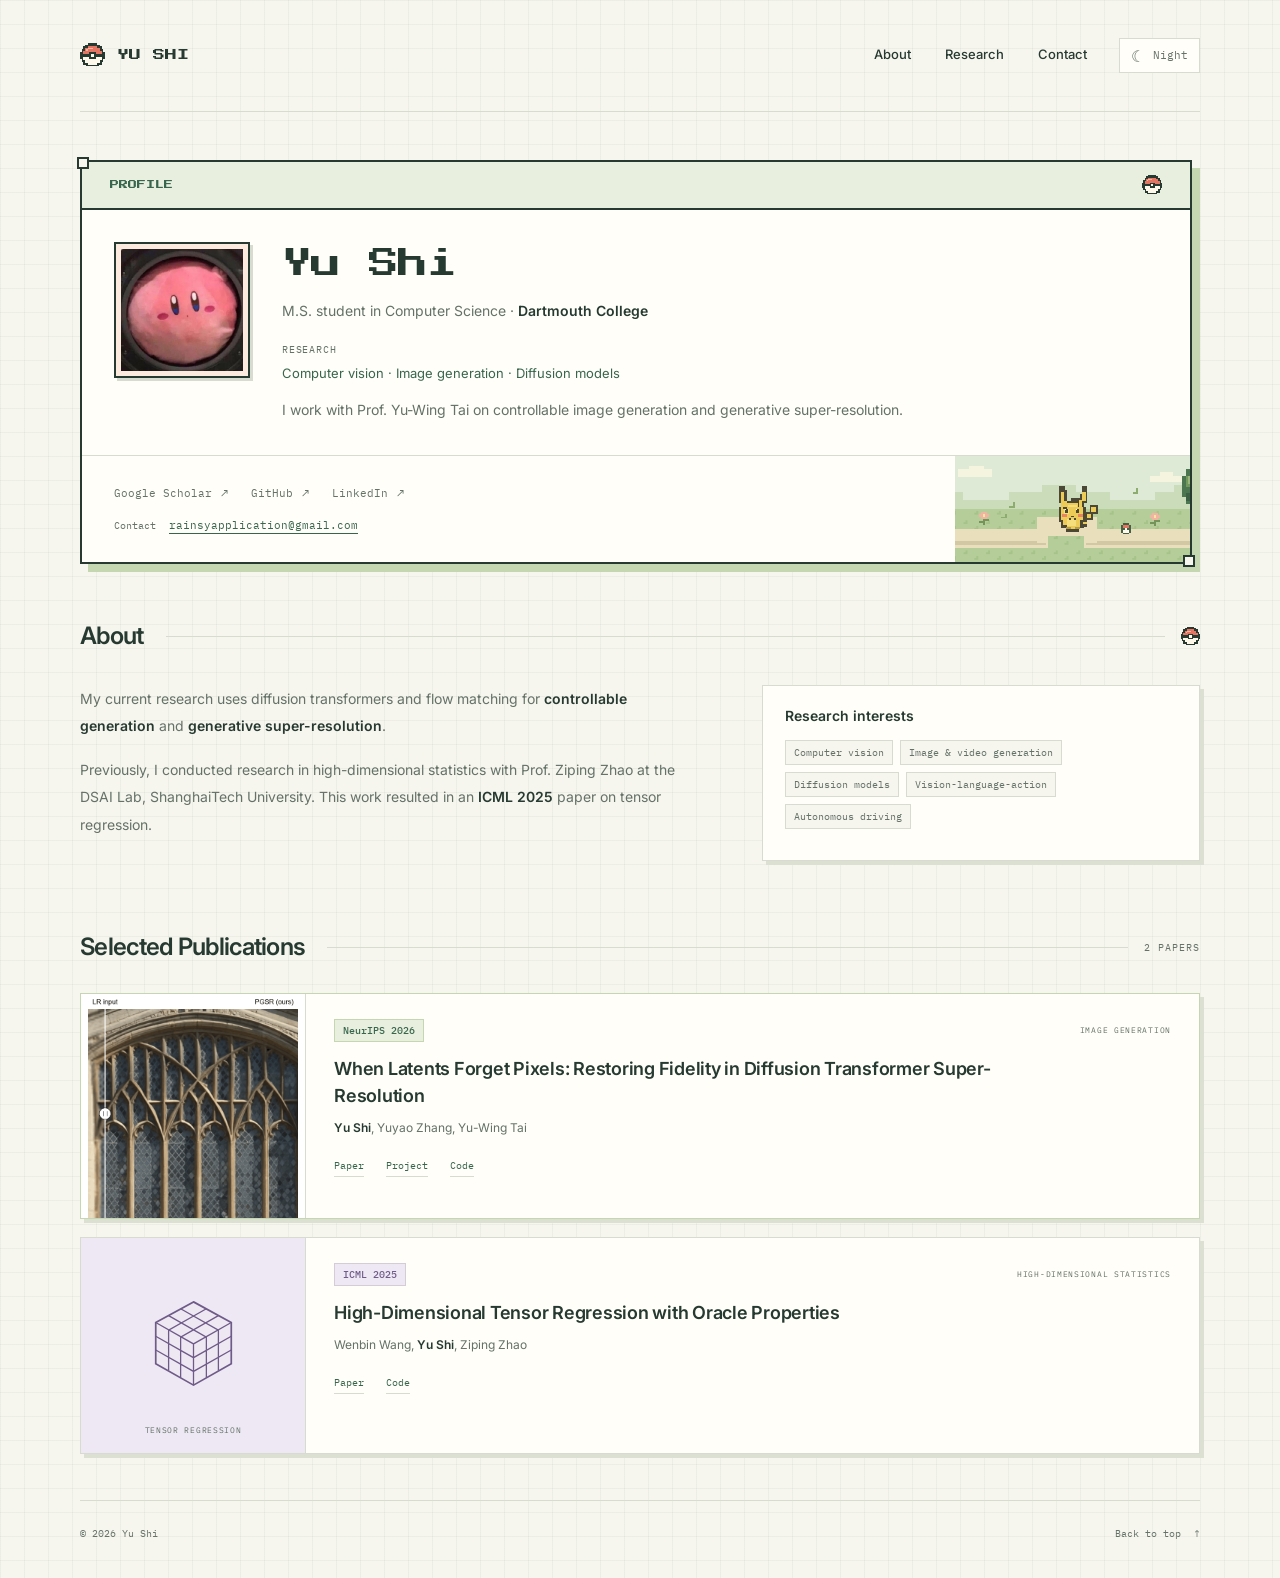
<file: index.html>
<!DOCTYPE html>
<html lang="en">
<head>
  <meta charset="UTF-8">
  <meta name="viewport" content="width=device-width, initial-scale=1.0">
  <meta name="color-scheme" content="light dark">
  <meta name="theme-color" content="#f6f5ee">
  <title>Yu Shi | Computer Vision &amp; Generative AI</title>
  <meta name="description" content="Yu Shi, M.S. student in Computer Science at Dartmouth College. Computer vision, image generation, and diffusion models. NeurIPS 2026 and ICML 2025. Open to research opportunities.">
  <meta property="og:title" content="Yu Shi | Computer Vision &amp; Generative AI">
  <meta property="og:description" content="Yu Shi, M.S. student in Computer Science at Dartmouth College. Research in computer vision, image generation, and diffusion models.">
  <meta property="og:type" content="website">
  <meta property="og:url" content="https://rain-sy.github.io/">
  <meta property="og:image" content="https://rain-sy.github.io/assets/avatar.png">
  <link rel="icon" href="assets/pokeball.svg" type="image/svg+xml">
  <link rel="preconnect" href="https://fonts.googleapis.com">
  <link rel="preconnect" href="https://fonts.gstatic.com" crossorigin>
  <link href="https://fonts.googleapis.com/css2?family=Press+Start+2P&amp;family=Inter:wght@400;500;600;700&amp;family=IBM+Plex+Mono:wght@400;500;600&amp;display=swap" rel="stylesheet">
  <link rel="stylesheet" href="assets/styles.css">
  <script>
    try {
      if (localStorage.getItem('yu-shi-theme') === 'dark') document.documentElement.dataset.theme = 'dark';
    } catch (_) {}
  </script>
  <script src="assets/site.js" defer></script>
</head>
<body>
  <a class="skip-link" href="#main">Skip to content</a>
  <svg class="svg-defs" xmlns="http://www.w3.org/2000/svg" aria-hidden="true">
    <symbol id="ball" viewBox="0 0 16 16">
      <path fill="#263a31" d="M5 0h6v1h2v1h1v2h1v2h1v4h-1v2h-1v2h-2v1H4v-1H2v-2H1v-2H0V6h1V4h1V2h1V1h2z"/>
      <path fill="#e57563" d="M5 2h6v1h2v2h1v2H2V5h1V3h2z"/>
      <path fill="#fff9ec" d="M2 9h12v2h-1v2h-2v1H5v-1H3v-2H2z"/>
      <path fill="#263a31" d="M1 7h5V6h4v1h5v2h-5v1H6V9H1z"/>
      <path fill="#fff9ec" d="M7 7h2v2H7z"/>
      <path fill="#f6b4a2" d="M5 3h3v1H5v1H4V4h1z"/>
    </symbol>
    <symbol id="star" viewBox="0 0 16 16"><path fill="currentColor" d="M7 0h2v5h2v2h5v2h-5v2H9v5H7v-5H5V9H0V7h5V5h2z"/></symbol>
  </svg>

  <div class="site-shell">
    <header class="site-header">
      <a class="brand" href="#" aria-label="Yu Shi, home"><svg class="ball-icon" aria-hidden="true"><use href="#ball"/></svg><span>YU SHI</span></a>
      <nav class="main-nav" aria-label="Main navigation"><a href="#about">About</a><a href="#research">Research</a><a href="#contact">Contact</a></nav>
      <button class="theme-toggle" type="button" aria-label="Switch to night mode" aria-pressed="false"><span class="theme-icon" aria-hidden="true">☾</span><span class="theme-label">Night</span></button>
    </header>

    <main id="main">
      <section class="profile-card" id="profile" aria-labelledby="profile-title">
        <div class="profile-card-top"><p id="profile-title" class="pixel-text">PROFILE</p><svg class="ball-icon" aria-hidden="true"><use href="#ball"/></svg></div>
        <div class="profile-body">
          <div class="avatar-frame"><img src="assets/avatar.png" alt="Yu Shi's Kirby profile avatar" width="460" height="460" fetchpriority="high"></div>
          <div class="profile-info">
            <h1>Yu Shi</h1>
            <p class="profile-affiliation">M.S. student in Computer Science · <strong>Dartmouth College</strong></p>
            <p class="profile-fields"><span>Research</span>Computer vision · Image generation · Diffusion models</p>
            <p class="profile-bio">I work with Prof. Yu-Wing Tai on controllable image generation and generative super-resolution.</p>
          </div>
        </div>
        <div class="profile-footer">
          <div class="profile-links">
            <nav class="social-links" aria-label="Professional profiles">
              <a href="https://scholar.google.com/citations?user=AO7PgkQAAAAJ&amp;hl=en" target="_blank" rel="noopener noreferrer">Google Scholar <span aria-hidden="true">↗</span></a>
              <a href="https://github.com/Rain-sy" target="_blank" rel="noopener noreferrer">GitHub <span aria-hidden="true">↗</span></a>
              <a href="https://www.linkedin.com/in/yu-shi-5250a3383/en" target="_blank" rel="noopener noreferrer">LinkedIn <span aria-hidden="true">↗</span></a>
            </nav>
            <p class="profile-contact" id="contact"><span>Contact</span><a href="mailto:rainsyapplication@gmail.com">rainsyapplication@gmail.com</a></p>
          </div>
          <div class="profile-world" aria-hidden="true"><img src="assets/pixel-world.svg" alt="" width="384" height="112"></div>
        </div>
      </section>

      <section class="about-section" id="about" aria-labelledby="about-title">
        <div class="section-heading"><h2 id="about-title">About</h2><span class="heading-line" aria-hidden="true"></span><svg class="ball-icon" aria-hidden="true"><use href="#ball"/></svg></div>
        <div class="about-layout">
          <div class="about-copy">
            <p>My current research uses diffusion transformers and flow matching for <strong>controllable generation</strong> and <strong>generative super-resolution</strong>.</p>
            <p>Previously, I conducted research in high-dimensional statistics with Prof. Ziping Zhao at the DSAI Lab, ShanghaiTech University. This work resulted in an <strong>ICML 2025</strong> paper on tensor regression.</p>
          </div>
          <aside class="interest-panel" aria-labelledby="interests-title"><h3 id="interests-title">Research interests</h3><ul class="interest-tags"><li>Computer vision</li><li>Image &amp; video generation</li><li>Diffusion models</li><li>Vision-language-action</li><li>Autonomous driving</li></ul></aside>
        </div>
      </section>

      <section class="research-section" id="research" aria-labelledby="research-title">
        <div class="section-heading"><h2 id="research-title">Selected Publications</h2><span class="heading-line" aria-hidden="true"></span><span class="section-count">2 PAPERS</span></div>
        <article class="paper-card featured-paper" id="neurips-paper" aria-labelledby="neurips-title">
          <a class="paper-art pgsr-art" href="projects/PGSR/#results" target="_blank" rel="noopener noreferrer" aria-label="View PGSR visual results">
            <picture>
              <source media="(prefers-reduced-motion: reduce)" srcset="assets/pgsr-teaser.png">
              <img src="assets/pgsr-window-tracery.gif" alt="PGSR super-resolution visual comparison" width="560" height="560" loading="lazy" decoding="async">
            </picture>
          </a>
          <div class="paper-body">
            <div class="paper-meta"><span class="venue-badge">NeurIPS 2026</span><span class="paper-topic">IMAGE GENERATION</span></div>
            <h3 id="neurips-title">When Latents Forget Pixels: Restoring Fidelity in Diffusion Transformer Super-Resolution</h3>
            <p class="paper-authors"><strong>Yu Shi</strong>, Yuyao Zhang, Yu-Wing Tai</p>
            <nav class="paper-links" aria-label="NeurIPS paper resources"><a href="https://arxiv.org/abs/2608.09133" target="_blank" rel="noopener noreferrer">Paper</a><a href="projects/PGSR/">Project</a><a href="https://github.com/Rain-sy/PGSR" target="_blank" rel="noopener noreferrer">Code</a></nav>
          </div>
        </article>
        <article class="paper-card" aria-labelledby="icml-title">
          <div class="paper-art tensor-art" aria-hidden="true"><svg class="tensor-cube" viewBox="0 0 120 110" fill="none"><path d="m60 10 44 24v48l-44 25-44-25V34z" fill="var(--tensor-fill)" stroke="currentColor" stroke-width="2"/><path d="m16 34 44 25 44-25M60 59v48M31 26l44 25v47M45 18l44 25v47M31 90V43l44-25M45 98V51l44-25M16 50l44 25 44-25M16 66l44 25 44-25" stroke="currentColor" stroke-width="1.5"/></svg><span class="art-caption">TENSOR REGRESSION</span></div>
          <div class="paper-body">
            <div class="paper-meta"><span class="venue-badge venue-purple">ICML 2025</span><span class="paper-topic">HIGH-DIMENSIONAL STATISTICS</span></div>
            <h3 id="icml-title">High-Dimensional Tensor Regression with Oracle Properties</h3>
            <p class="paper-authors">Wenbin Wang, <strong>Yu Shi</strong>, Ziping Zhao</p>
            <nav class="paper-links" aria-label="ICML paper resources"><a href="https://proceedings.mlr.press/v267/wang25co.html" target="_blank" rel="noopener noreferrer">Paper</a><a href="https://github.com/Rain-sy/High-Dimensional-Tensor-Regression" target="_blank" rel="noopener noreferrer">Code</a></nav>
          </div>
        </article>
      </section>

    </main>
    <footer class="site-footer"><p>© <span id="year">2026</span> Yu Shi</p><a href="#" aria-label="Back to top">Back to top <span aria-hidden="true">↑</span></a></footer>
  </div>
</body>
</html>
</file>
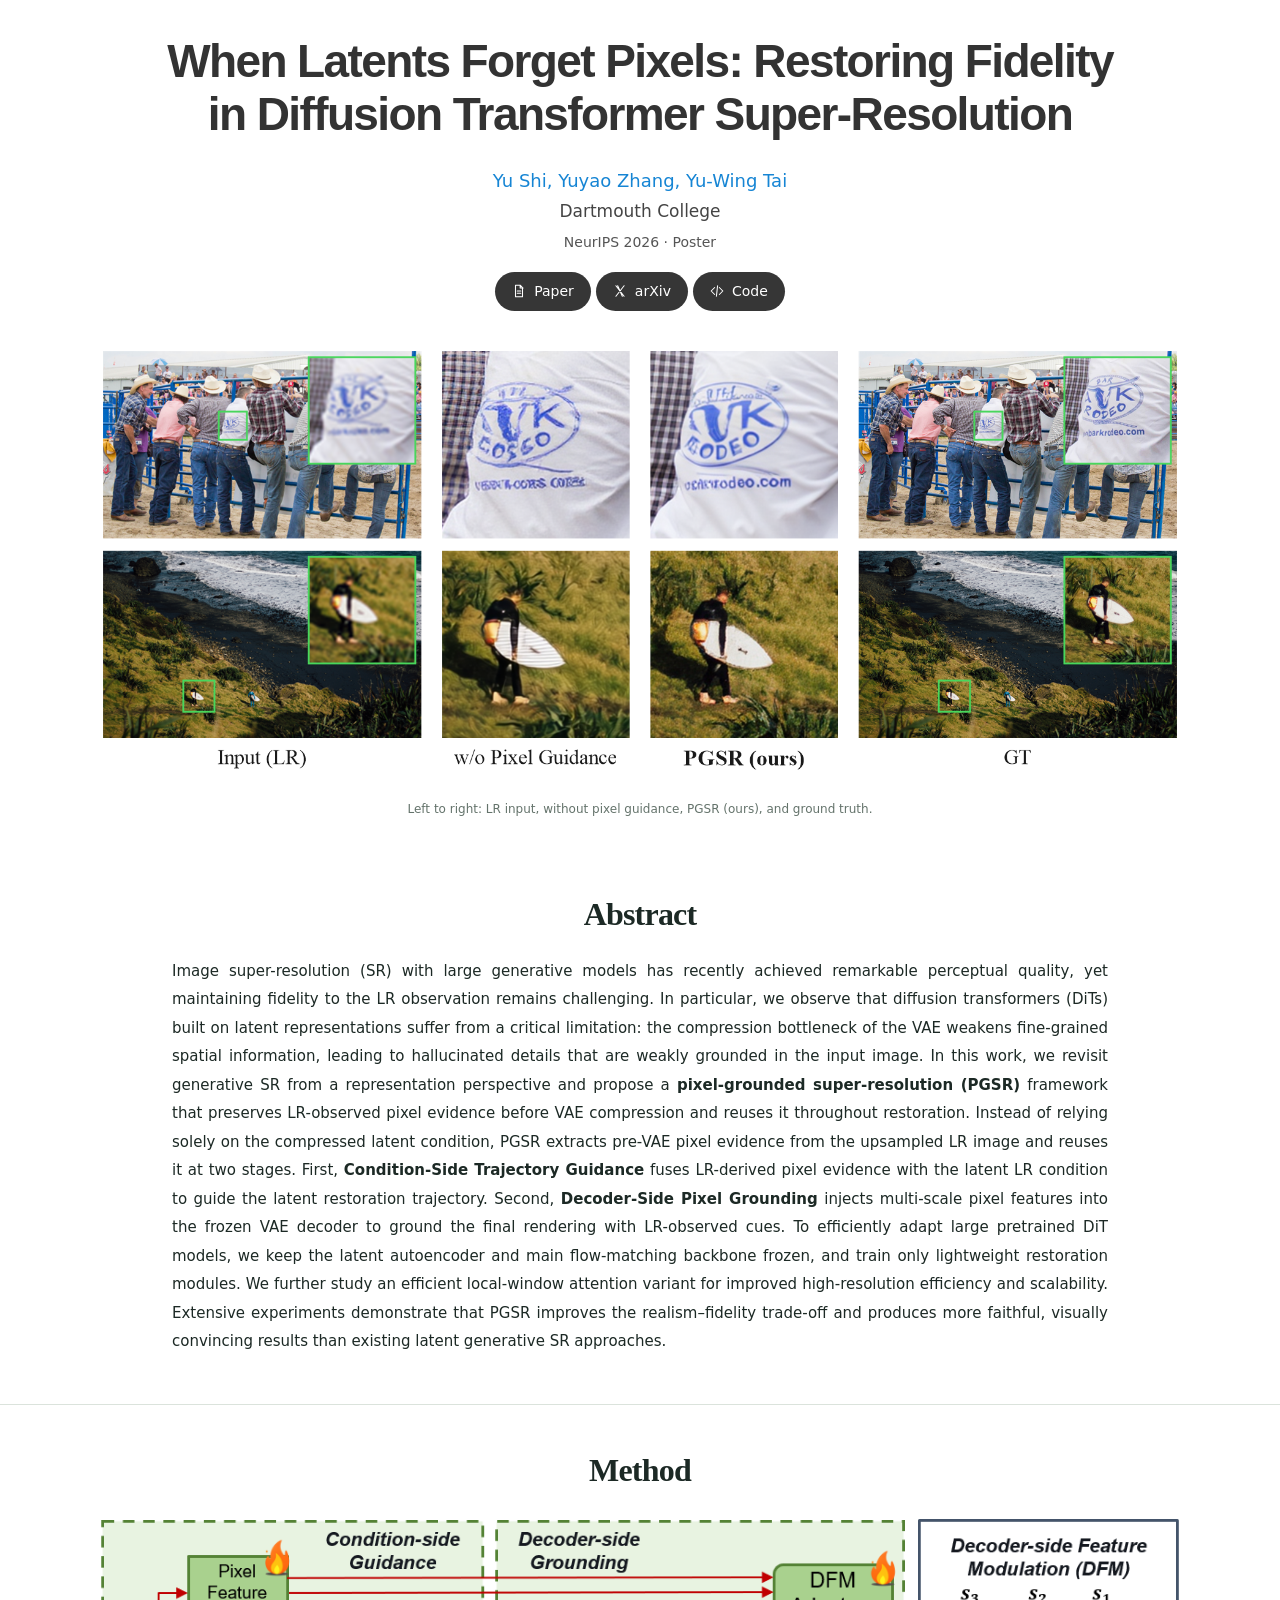
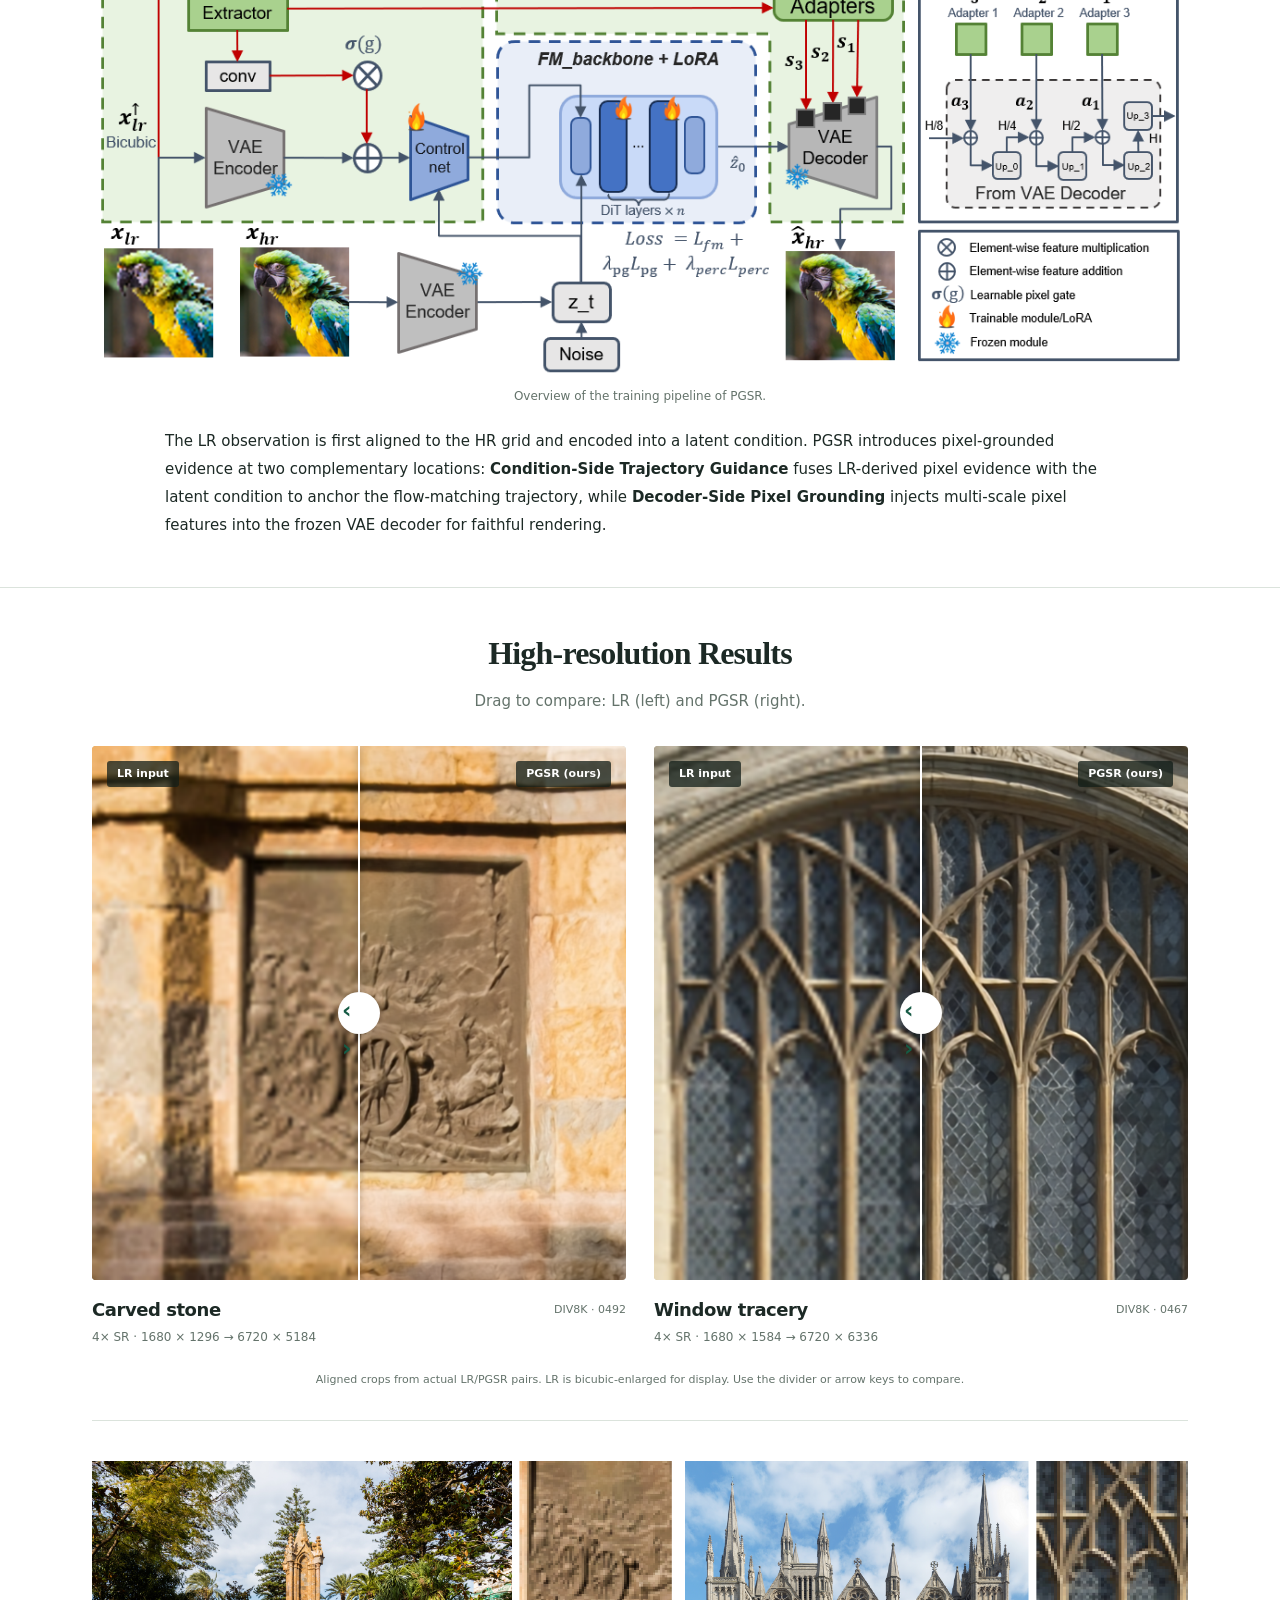
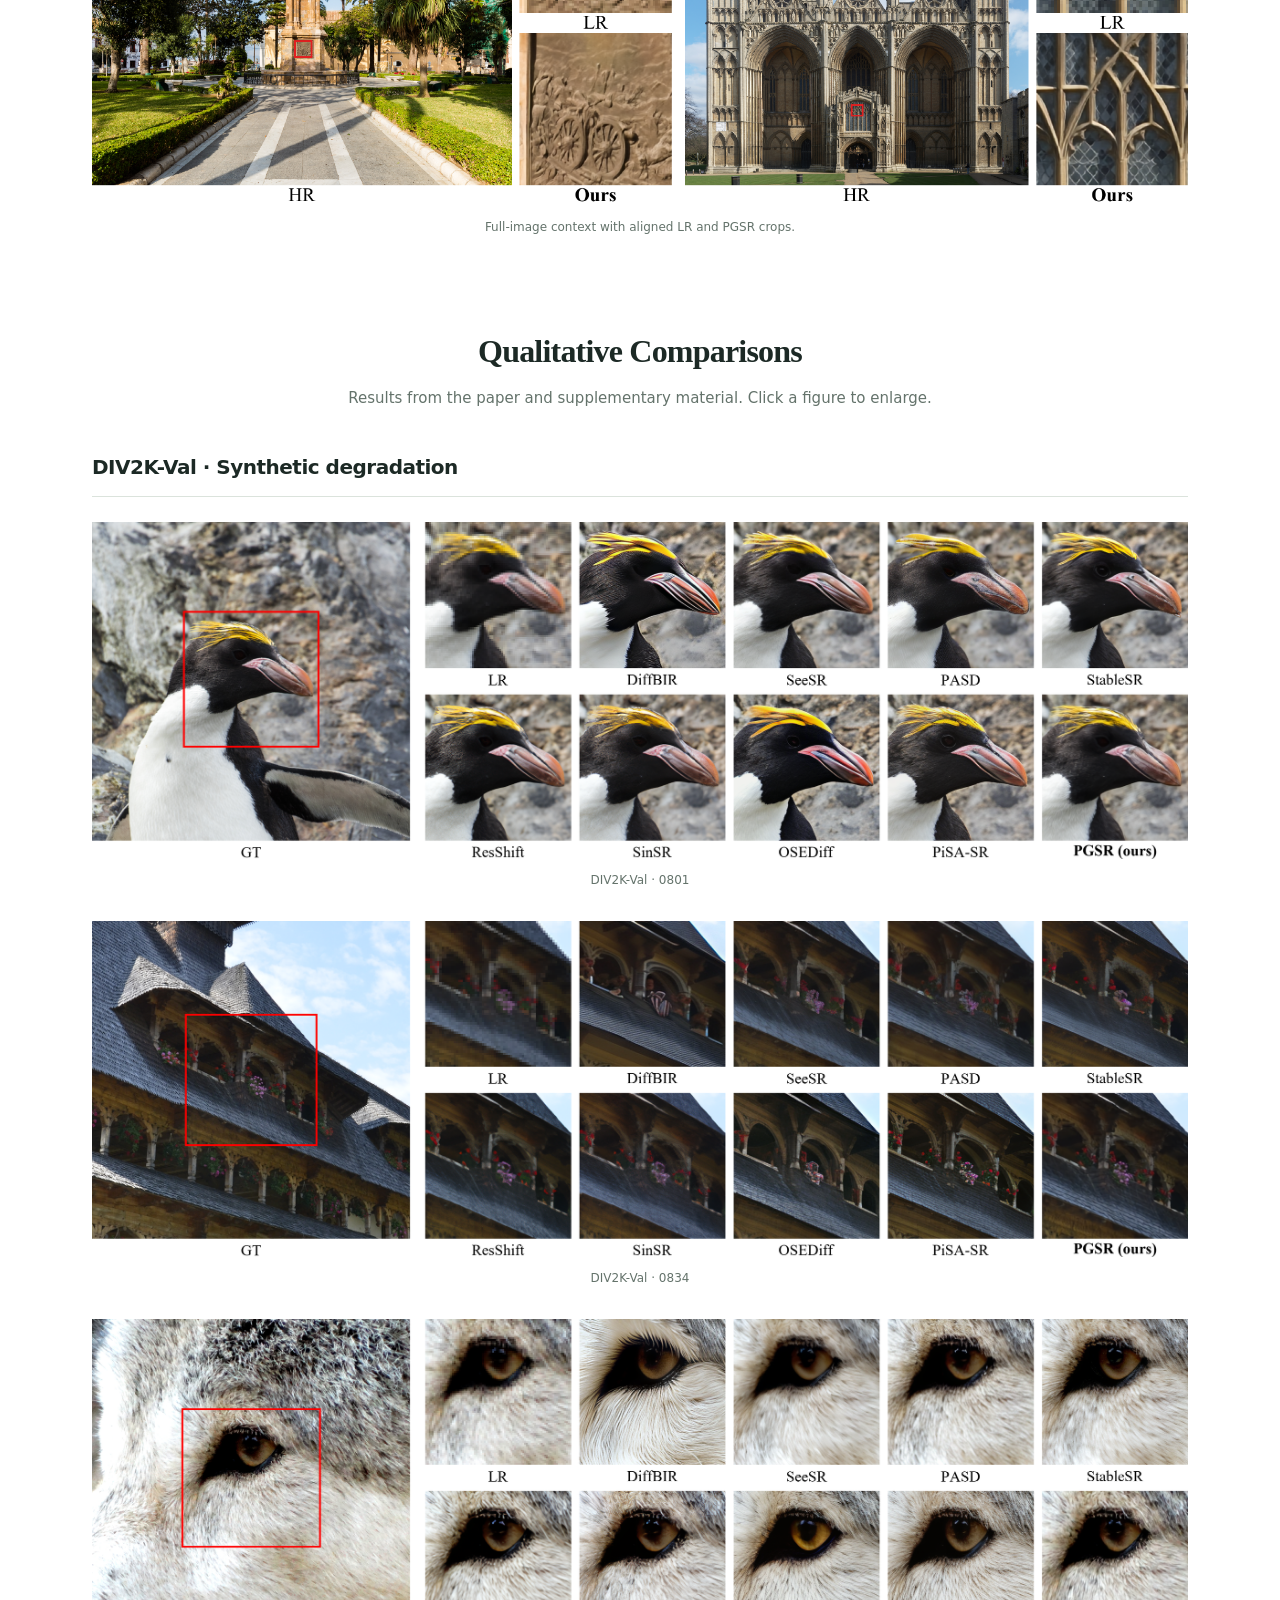
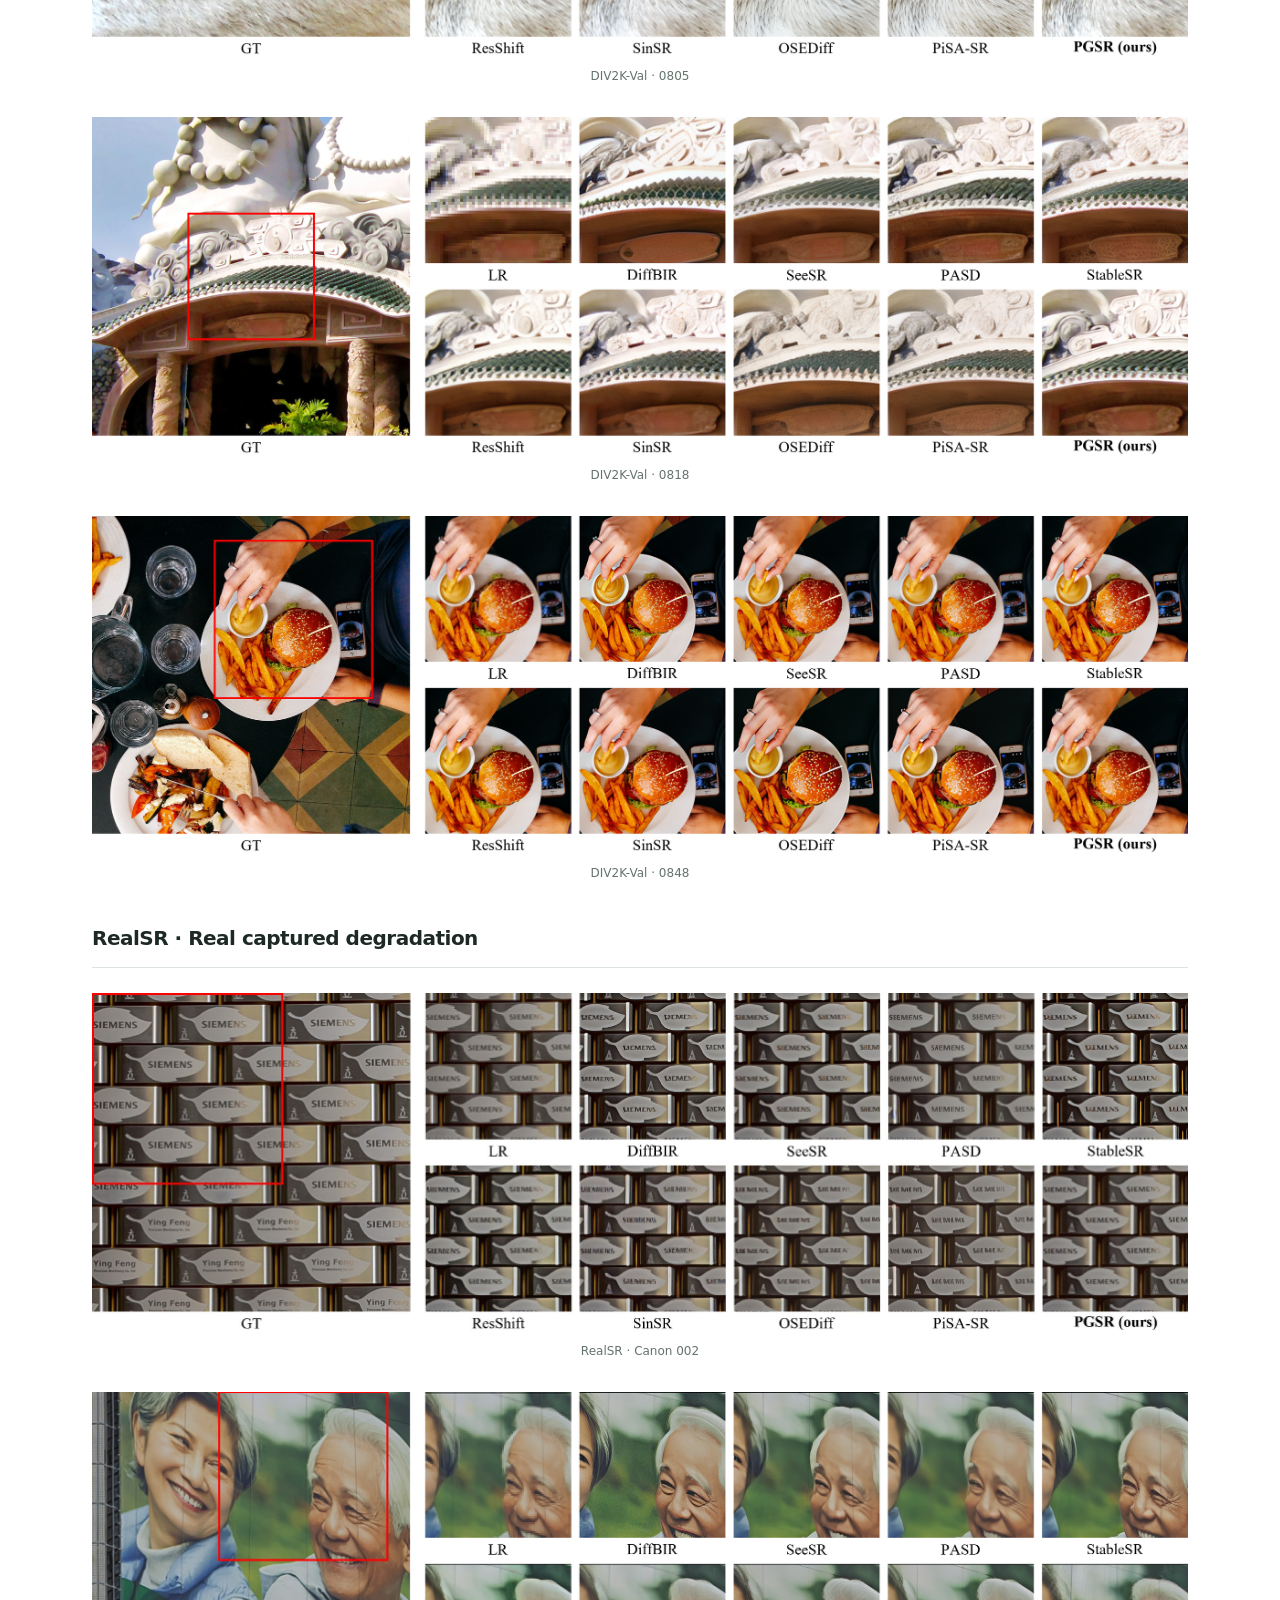
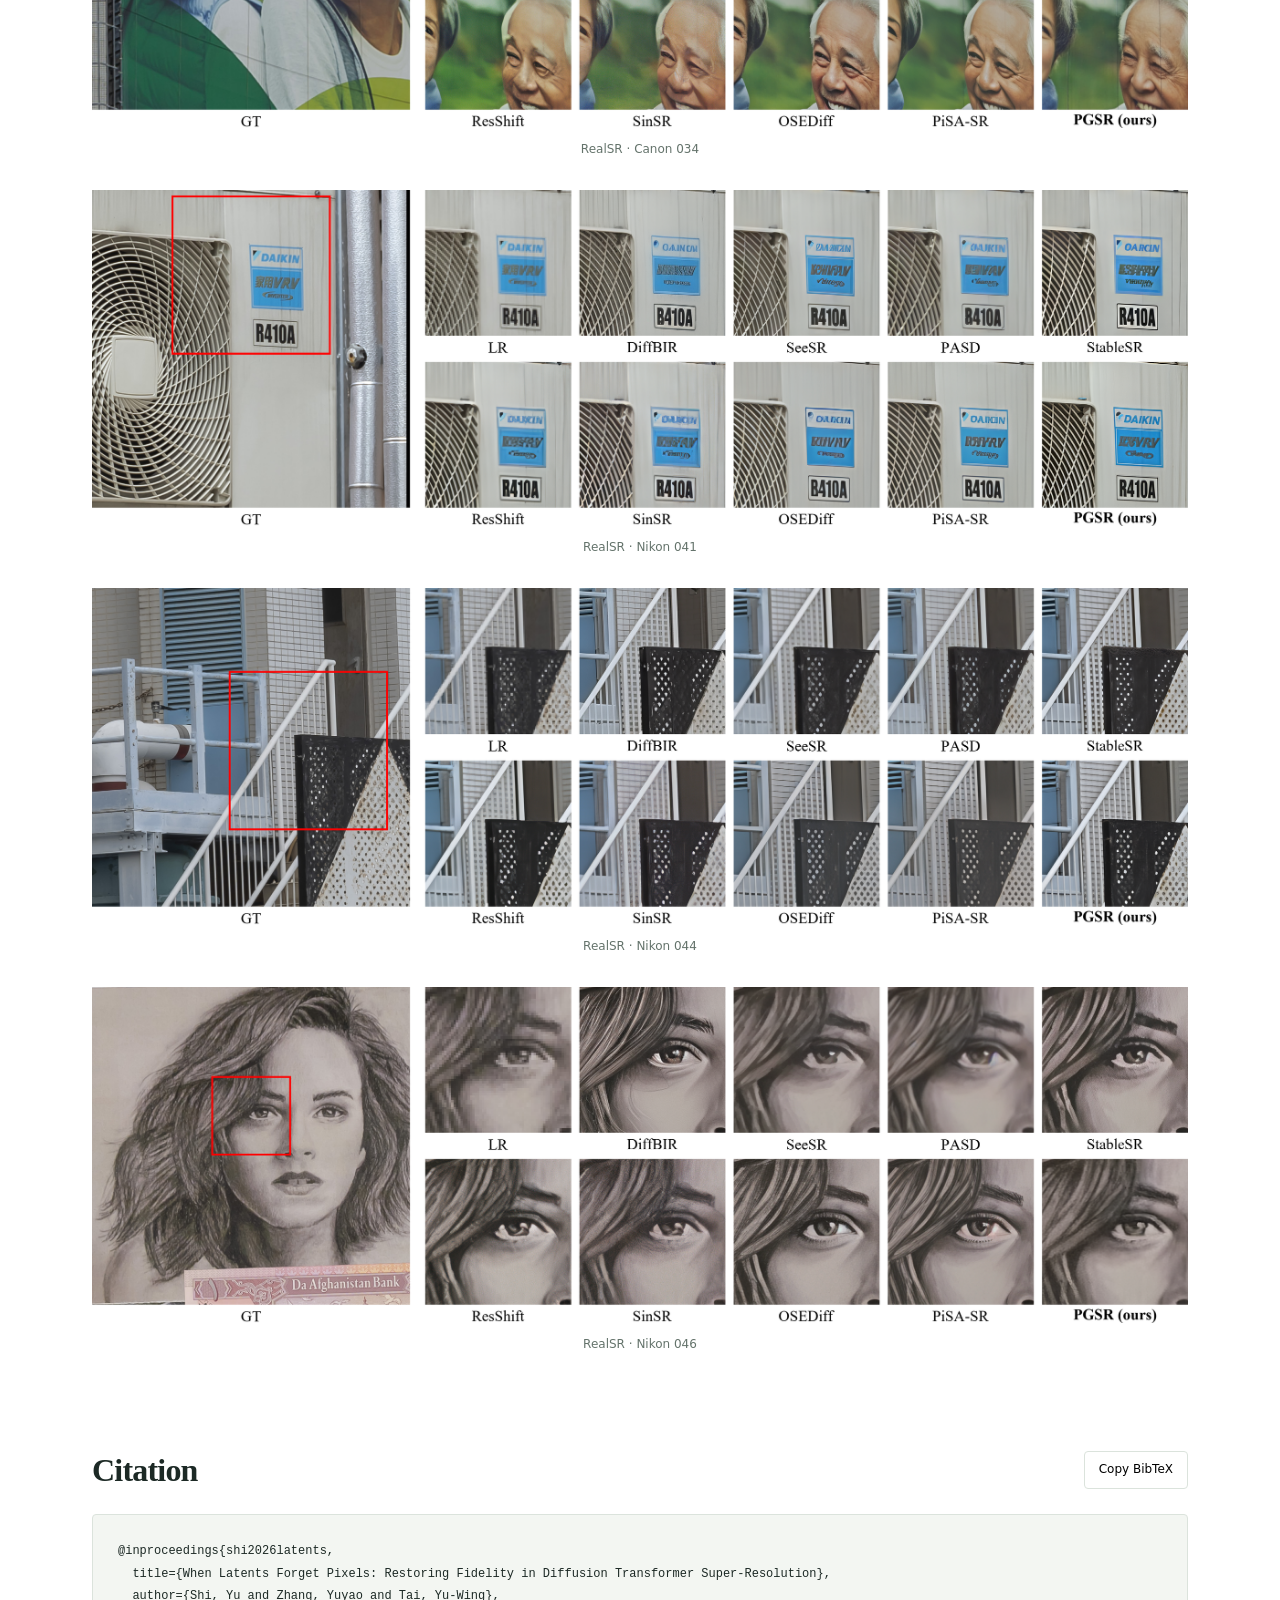
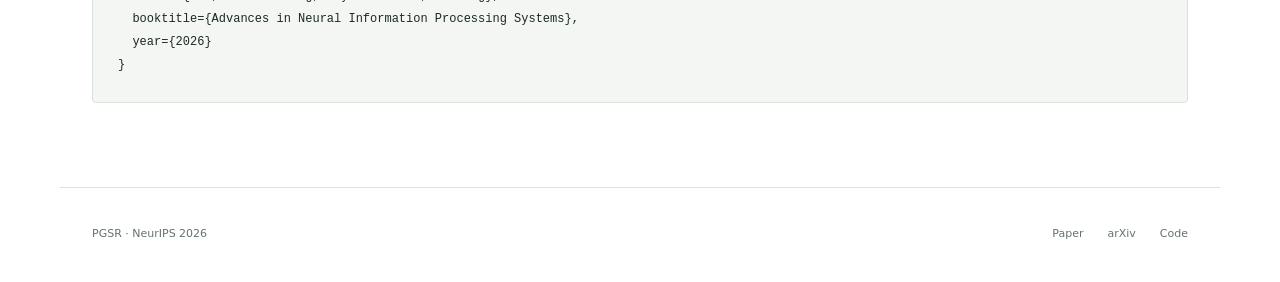
<file: projects/PGSR/index.html>
<!doctype html>
<html lang="en">
<head>
  <meta charset="utf-8">
  <meta name="viewport" content="width=device-width, initial-scale=1">
  <title>PGSR — When Latents Forget Pixels</title>
  <meta name="description" content="PGSR: When Latents Forget Pixels. Pixel-grounded diffusion transformer super-resolution, NeurIPS 2026. Explore interactive LR/PGSR comparisons.">
  <meta property="og:title" content="When Latents Forget Pixels — PGSR">
  <meta property="og:description" content="Restoring fidelity in diffusion transformer super-resolution. NeurIPS 2026.">
  <meta property="og:image" content="https://rain-sy.github.io/projects/PGSR/media/teaser.webp">
  <meta property="og:type" content="website">
  <link rel="canonical" href="https://rain-sy.github.io/projects/PGSR/">
  <script>
    if (location.hostname === 'rain-sy.github.io' && /^\/PGSR(?:\/|$)/.test(location.pathname)) {
      location.replace('https://rain-sy.github.io/projects/PGSR/' + location.search + location.hash);
    }
  </script>
  <link rel="icon" href="favicon.svg" type="image/svg+xml">
  <link rel="stylesheet" href="style.css">
  <script src="script.js" defer></script>
</head>
<body>
  <a class="skip" href="#results">Skip to results</a>
  <main>
    <section class="hero container" aria-labelledby="title">
      <h1 id="title">When Latents Forget Pixels: Restoring Fidelity in Diffusion Transformer Super-Resolution</h1>
      <p class="authors"><a href="https://rain-sy.github.io/" target="_blank" rel="noopener noreferrer">Yu Shi</a>, <a href="https://peteryyzhang.github.io/peterweb.github.io/" target="_blank" rel="noopener noreferrer">Yuyao Zhang</a>, <a href="https://yuwingtai.github.io/" target="_blank" rel="noopener noreferrer">Yu-Wing Tai</a></p>
      <p class="affiliation">Dartmouth College</p>
      <p class="venue">NeurIPS 2026 · Poster</p>
      <div class="hero-links">
        <a class="button" href="https://arxiv.org/pdf/2608.09133"><svg viewBox="0 0 24 24" aria-hidden="true"><path d="M6 2h8l4 4v16H6zM14 2v5h5M9 12h6M9 16h6"/></svg>Paper</a>
        <a class="button" href="https://arxiv.org/abs/2608.09133"><svg viewBox="0 0 24 24" aria-hidden="true"><path d="m5 3 14 18M19 3 5 21M8 3l8 18"/></svg>arXiv</a>
        <a class="button" href="https://github.com/Rain-sy/PGSR"><svg viewBox="0 0 24 24" aria-hidden="true"><path d="m8 6-6 6 6 6m8-12 6 6-6 6m-3-15-2 18"/></svg>Code</a>
      </div>
      <figure class="teaser">
        <a href="media/teaser.webp" class="zoom" data-caption="Pixel grounding preserves input structures. Left to right: LR input, without pixel guidance, PGSR, and ground truth."><img src="media/teaser.webp" width="1800" height="706" alt="Two examples comparing LR input, restoration without pixel guidance, PGSR, and ground truth" fetchpriority="high"></a>
        <figcaption>Left to right: LR input, without pixel guidance, PGSR (ours), and ground truth.</figcaption>
      </figure>
    </section>

    <section class="container section abstract-section" id="abstract" aria-labelledby="abstract-title">
      <h2 id="abstract-title">Abstract</h2>
      <p>Image super-resolution (SR) with large generative models has recently achieved remarkable perceptual quality, yet maintaining fidelity to the LR observation remains challenging. In particular, we observe that diffusion transformers (DiTs) built on latent representations suffer from a critical limitation: the compression bottleneck of the VAE weakens fine-grained spatial information, leading to hallucinated details that are weakly grounded in the input image. In this work, we revisit generative SR from a representation perspective and propose a <strong>pixel-grounded super-resolution (PGSR)</strong> framework that preserves LR-observed pixel evidence before VAE compression and reuses it throughout restoration. Instead of relying solely on the compressed latent condition, PGSR extracts pre-VAE pixel evidence from the upsampled LR image and reuses it at two stages. First, <strong>Condition-Side Trajectory Guidance</strong> fuses LR-derived pixel evidence with the latent LR condition to guide the latent restoration trajectory. Second, <strong>Decoder-Side Pixel Grounding</strong> injects multi-scale pixel features into the frozen VAE decoder to ground the final rendering with LR-observed cues. To efficiently adapt large pretrained DiT models, we keep the latent autoencoder and main flow-matching backbone frozen, and train only lightweight restoration modules. We further study an efficient local-window attention variant for improved high-resolution efficiency and scalability. Extensive experiments demonstrate that PGSR improves the realism–fidelity trade-off and produces more faithful, visually convincing results than existing latent generative SR approaches.</p>
    </section>

    <section class="method-section" id="method" aria-labelledby="method-title"><div class="container">
      <h2 id="method-title">Method</h2>
      <figure class="pipeline"><a class="zoom" href="media/pipeline.webp" data-caption="Overview of the training pipeline of PGSR."><img src="media/pipeline.webp" alt="PGSR training pipeline: LR pixel features guide the latent condition and modulate multiple stages of the frozen VAE decoder" loading="lazy"></a><figcaption>Overview of the training pipeline of PGSR.</figcaption></figure>
      <p class="method-description">The LR observation is first aligned to the HR grid and encoded into a latent condition. PGSR introduces pixel-grounded evidence at two complementary locations: <strong>Condition-Side Trajectory Guidance</strong> fuses LR-derived pixel evidence with the latent condition to anchor the flow-matching trajectory, while <strong>Decoder-Side Pixel Grounding</strong> injects multi-scale pixel features into the frozen VAE decoder for faithful rendering.</p>
    </div></section>

    <section class="results-section" id="results" aria-labelledby="results-title">
      <div class="container">
        <h2 id="results-title">High-resolution Results</h2>
        <p class="section-intro centered">Drag to compare: LR (left) and PGSR (right).</p>
        <div class="compare-grid">
          <figure class="compare-card">
            <div class="compare" style="--split:50%">
              <img class="comparison-ours" src="media/0492-ours.webp" width="768" height="768" alt="PGSR restoration of carved stone detail" loading="lazy">
              <img class="comparison-lr" src="media/0492-lr.webp" width="768" height="768" alt="Matching bicubic-enlarged LR carved stone detail" loading="lazy">
              <span class="image-label left">LR input</span><span class="image-label right">PGSR (ours)</span><div class="divider" aria-hidden="true"><span>‹ ›</span></div>
              <input type="range" min="0" max="100" value="50" aria-label="Carved stone LR and PGSR comparison" aria-valuetext="50% LR visible">
            </div>
            <figcaption><div><h3>Carved stone</h3><span>DIV8K · 0492</span></div><p>4× SR · 1680 × 1296 → 6720 × 5184</p></figcaption>
          </figure>
          <figure class="compare-card">
            <div class="compare" style="--split:50%">
              <img class="comparison-ours" src="media/0467-ours.webp" width="768" height="768" alt="PGSR restoration of window tracery detail" loading="lazy">
              <img class="comparison-lr" src="media/0467-lr.webp" width="768" height="768" alt="Matching bicubic-enlarged LR window tracery detail" loading="lazy">
              <span class="image-label left">LR input</span><span class="image-label right">PGSR (ours)</span><div class="divider" aria-hidden="true"><span>‹ ›</span></div>
              <input type="range" min="0" max="100" value="50" aria-label="Window tracery LR and PGSR comparison" aria-valuetext="50% LR visible">
            </div>
            <figcaption><div><h3>Window tracery</h3><span>DIV8K · 0467</span></div><p>4× SR · 1680 × 1584 → 6720 × 6336</p></figcaption>
          </figure>
        </div>
        <p class="display-note">Aligned crops from actual LR/PGSR pairs. LR is bicubic-enlarged for display. Use the divider or arrow keys to compare.</p>
        <figure class="context"><a class="zoom" href="media/high-resolution-comparison.webp" data-caption="HR overviews and aligned LR/PGSR crops."><img src="media/high-resolution-comparison.webp" alt="Full HR overviews showing where LR and PGSR crops are located" loading="lazy"></a><figcaption>Full-image context with aligned LR and PGSR crops.</figcaption></figure>
      </div>
    </section>

    <section class="container section" id="comparisons" aria-labelledby="comparisons-title">
      <h2 id="comparisons-title">Qualitative Comparisons</h2>
      <p class="section-intro centered">Results from the paper and supplementary material. Click a figure to enlarge.</p>
      <h3 class="dataset-heading">DIV2K-Val · Synthetic degradation</h3>
      <figure class="wide-figure"><a class="zoom" href="media/div2k-0801-comparison.webp" data-caption="DIV2K-Val · 0801"><img src="media/div2k-0801-comparison.webp" alt="DIV2K-Val · 0801: comparison of LR, competing SR methods, PGSR and ground truth" loading="lazy" width="2400" height="737"></a><figcaption>DIV2K-Val · 0801</figcaption></figure>
      <figure class="wide-figure"><a class="zoom" href="media/div2k-0834-comparison.webp" data-caption="DIV2K-Val · 0834"><img src="media/div2k-0834-comparison.webp" alt="DIV2K-Val · 0834: comparison of LR, competing SR methods, PGSR and ground truth" loading="lazy" width="2400" height="737"></a><figcaption>DIV2K-Val · 0834</figcaption></figure>
      <figure class="wide-figure"><a class="zoom" href="media/div2k-0805-comparison.webp" data-caption="DIV2K-Val · 0805"><img src="media/div2k-0805-comparison.webp" alt="DIV2K-Val · 0805: comparison of LR, competing SR methods, PGSR and ground truth" loading="lazy" width="2400" height="737"></a><figcaption>DIV2K-Val · 0805</figcaption></figure>
      <figure class="wide-figure"><a class="zoom" href="media/div2k-0818-comparison.webp" data-caption="DIV2K-Val · 0818"><img src="media/div2k-0818-comparison.webp" alt="DIV2K-Val · 0818: comparison of LR, competing SR methods, PGSR and ground truth" loading="lazy" width="2400" height="737"></a><figcaption>DIV2K-Val · 0818</figcaption></figure>
      <figure class="wide-figure"><a class="zoom" href="media/div2k-0848-comparison.webp" data-caption="DIV2K-Val · 0848"><img src="media/div2k-0848-comparison.webp" alt="DIV2K-Val · 0848: comparison of LR, competing SR methods, PGSR and ground truth" loading="lazy" width="2400" height="737"></a><figcaption>DIV2K-Val · 0848</figcaption></figure>
      <h3 class="dataset-heading">RealSR · Real captured degradation</h3>
      <figure class="wide-figure"><a class="zoom" href="media/realsr-comparison.webp" data-caption="RealSR · Canon 002"><img src="media/realsr-comparison.webp" alt="RealSR · Canon 002: comparison of LR, competing SR methods, PGSR and ground truth" loading="lazy" width="2400" height="737"></a><figcaption>RealSR · Canon 002</figcaption></figure>
      <figure class="wide-figure"><a class="zoom" href="media/realsr-canon-034-comparison.webp" data-caption="RealSR · Canon 034"><img src="media/realsr-canon-034-comparison.webp" alt="RealSR · Canon 034: comparison of LR, competing SR methods, PGSR and ground truth" loading="lazy" width="2400" height="737"></a><figcaption>RealSR · Canon 034</figcaption></figure>
      <figure class="wide-figure"><a class="zoom" href="media/realsr-nikon-041-comparison.webp" data-caption="RealSR · Nikon 041"><img src="media/realsr-nikon-041-comparison.webp" alt="RealSR · Nikon 041: comparison of LR, competing SR methods, PGSR and ground truth" loading="lazy" width="2400" height="737"></a><figcaption>RealSR · Nikon 041</figcaption></figure>
      <figure class="wide-figure"><a class="zoom" href="media/realsr-nikon-044-comparison.webp" data-caption="RealSR · Nikon 044"><img src="media/realsr-nikon-044-comparison.webp" alt="RealSR · Nikon 044: comparison of LR, competing SR methods, PGSR and ground truth" loading="lazy" width="2400" height="737"></a><figcaption>RealSR · Nikon 044</figcaption></figure>
      <figure class="wide-figure"><a class="zoom" href="media/realsr-nikon-046-comparison.webp" data-caption="RealSR · Nikon 046"><img src="media/realsr-nikon-046-comparison.webp" alt="RealSR · Nikon 046: comparison of LR, competing SR methods, PGSR and ground truth" loading="lazy" width="2400" height="737"></a><figcaption>RealSR · Nikon 046</figcaption></figure>
    </section>

    <section class="container section citation-section" id="citation" aria-labelledby="citation-title">
      <div class="citation-heading"><h2 id="citation-title">Citation</h2><button id="copy-citation" type="button">Copy BibTeX</button></div>
      <pre><code id="bibtex">@inproceedings{shi2026latents,
  title={When Latents Forget Pixels: Restoring Fidelity in Diffusion Transformer Super-Resolution},
  author={Shi, Yu and Zhang, Yuyao and Tai, Yu-Wing},
  booktitle={Advances in Neural Information Processing Systems},
  year={2026}
}</code></pre><p id="copy-status" role="status" aria-live="polite"></p>
    </section>
  </main>
  <footer class="container"><span>PGSR · NeurIPS 2026</span><div><a href="https://arxiv.org/pdf/2608.09133">Paper</a><a href="https://arxiv.org/abs/2608.09133">arXiv</a><a href="https://github.com/Rain-sy/PGSR">Code</a></div></footer>
  <dialog id="lightbox" aria-label="Enlarged comparison figure"><button class="close-lightbox" aria-label="Close enlarged figure" autofocus>Close ×</button><img alt=""><p></p></dialog>
</body>
</html>
</file>
<file: assets/styles.css>
:root {
  color-scheme: light;
  --bg: #f6f5ee; --surface: #fffef9; --ink: #263a31; --muted: #647268; --line: #d8dcd0;
  --green: #38664d; --green-soft: #e9efdf; --green-mid: #c5d7b0;
  --coral: #b64d3e; --coral-soft: #fceadf; --gold: #8a641d; --gold-soft: #f9efcc;
  --purple: #6f5b89; --purple-soft: #ede8f3; --shadow: #dce0d2; --grid: rgba(71,95,63,.05); --tensor-fill: #eee8f2;
  --font-body: 'Inter', -apple-system, BlinkMacSystemFont, 'Segoe UI', sans-serif;
  --font-mono: 'IBM Plex Mono', monospace; --font-pixel: 'Press Start 2P', monospace;
}
:root[data-theme='dark'] {
  color-scheme: dark;
  --bg: #17231f; --surface: #202e27; --ink: #e8eddd; --muted: #aab7ab; --line: #415145;
  --green: #b0d69e; --green-soft: #2e4434; --green-mid: #486845;
  --coral: #f1ac92; --coral-soft: #48352d; --gold: #e9ce85; --gold-soft: #453e29;
  --purple: #c7b4e4; --purple-soft: #383145; --shadow: #0f1b16; --grid: rgba(178,203,152,.045); --tensor-fill: #383145;
}
* { box-sizing: border-box; }
html { scroll-behavior: smooth; scroll-padding-top: 28px; }
body { margin: 0; background-color: var(--bg); background-image: linear-gradient(var(--grid) 1px, transparent 1px), linear-gradient(90deg, var(--grid) 1px, transparent 1px); background-size: 24px 24px; color: var(--ink); font-family: var(--font-body); font-size: 16px; line-height: 1.7; -webkit-font-smoothing: antialiased; }
::selection { background: var(--green-mid); color: var(--ink); }
a { color: inherit; text-decoration: none; }
button { font: inherit; }
button, a { -webkit-tap-highlight-color: transparent; }
a:focus-visible, button:focus-visible { outline: 3px solid var(--coral); outline-offset: 5px; }
h1, h2, h3, p { margin: 0; }
svg { display: inline-block; flex-shrink: 0; }
.svg-defs { position: absolute; width: 0; height: 0; overflow: hidden; }
.pixel-text { font-family: var(--font-pixel); font-size: 9px; line-height: 1.8; }
.ball-icon { width: 25px; height: 25px; shape-rendering: crispEdges; }
.site-shell { width: min(1120px, calc(100% - 96px)); margin: 0 auto; }
.skip-link { position: absolute; top: -100px; left: 16px; z-index: 10; padding: 12px 20px; background: var(--surface); border: 2px solid var(--ink); }
.skip-link:focus { top: 12px; }
.site-header { min-height: 112px; display: flex; align-items: center; justify-content: space-between; gap: 32px; border-bottom: 1px solid var(--line); }
.brand { display: flex; align-items: center; gap: 12px; font-family: var(--font-pixel); font-size: 12px; line-height: 1.8; }
.main-nav { display: flex; gap: 34px; margin-left: auto; font-size: 13px; font-weight: 500; }
.main-nav a { padding: 6px 0; border-bottom: 2px solid transparent; transition: border-color .15s; }
.main-nav a:hover { border-color: var(--green); }
.theme-toggle { display: flex; align-items: center; gap: 8px; padding: 7px 11px; background: var(--surface); border: 1px solid var(--line); color: var(--muted); font-family: var(--font-mono); font-size: 11px; cursor: pointer; }
.theme-toggle:hover { border-color: var(--green); color: var(--green); }
.theme-icon { font-size: 16px; line-height: 1; }
h1 { font-size: 22px; font-weight: 500; line-height: 1.5; }
.button { display: inline-flex; align-items: center; justify-content: center; gap: 15px; padding: 11px 16px; border: 2px solid var(--green); font-size: 12px; font-weight: 600; box-shadow: 3px 3px 0 var(--shadow); transition: transform .15s,box-shadow .15s; }
.button svg { width: 14px; height: 14px; }
.button-primary { background: var(--green); color: var(--surface); }
.button-secondary { border-color: var(--line); background: var(--surface); }
.button:hover { transform: translate(-2px,-2px); box-shadow: 5px 5px 0 var(--shadow); }
.button:active { transform: translate(2px,2px); box-shadow: none; }
.social-links { display: flex; flex-wrap: wrap; gap: 12px 23px; font-family: var(--font-mono); color: var(--muted); font-size: 11px; }
.social-links a:hover { color: var(--green); text-decoration: underline; text-underline-offset: 4px; }
.social-links a span { font-size: 12px; margin-left: 2px; }
.profile-card { position: relative; margin: 48px 8px 0 0; border: 2px solid var(--ink); background: var(--surface); box-shadow: 8px 8px 0 var(--green-mid); }
.profile-card::before, .profile-card::after { content: ''; position: absolute; width: 8px; height: 8px; background: var(--bg); border: 2px solid var(--ink); z-index: 1; }
.profile-card::before { top: -5px; left: -5px; }
.profile-card::after { bottom: -5px; right: -5px; }
.profile-card-top { display: flex; align-items: center; justify-content: space-between; padding: 13px 28px; border-bottom: 2px solid var(--ink); background: var(--green-soft); }
.profile-card-top .pixel-text { font-size: 9px; color: var(--green); }
.profile-card-top .ball-icon { width: 20px; height: 20px; }
.profile-body { display: grid; grid-template-columns: 136px minmax(0,1fr); gap: 32px; align-items: start; padding: 32px; }
.avatar-frame { border: 2px solid var(--ink); padding: 5px; background: var(--coral-soft); box-shadow: 3px 3px 0 var(--line); }
.avatar-frame img { display: block; width: 100%; height: auto; aspect-ratio: 1; object-fit: cover; }
.profile-info h1 { font-family: var(--font-pixel); font-size: 30px; line-height: 1.5; letter-spacing: -1px; }
.profile-affiliation { margin-top: 12px; font-size: 14px; color: var(--muted); }
.profile-affiliation strong { color: var(--ink); font-weight: 600; }
.profile-fields { margin-top: 18px; font-size: 13px; color: var(--green); }
.profile-fields > span { display: block; margin-bottom: 4px; font-family: var(--font-mono); font-size: 10px; color: var(--muted); text-transform: uppercase; letter-spacing: .8px; }
.profile-bio { max-width: 690px; margin-top: 13px; font-size: 14px; color: var(--muted); line-height: 1.85; }
.profile-footer { display: flex; align-items: center; justify-content: space-between; border-top: 1px solid var(--line); }
.profile-links { min-width: 0; padding: 22px 32px; }
.profile-contact { display: flex; flex-wrap: wrap; align-items: baseline; gap: 6px 13px; margin-top: 13px; font-family: var(--font-mono); font-size: 11px; }
.profile-contact > span { font-size: 10px; color: var(--muted); }
.profile-contact > a { color: var(--green); text-decoration: underline; text-underline-offset: 4px; overflow-wrap: anywhere; }
.profile-contact > a:hover { color: var(--ink); }
.profile-world { align-self: stretch; flex: 0 0 235px; min-height: 106px; background: #deead5; overflow: hidden; }
.profile-world > img { display: block; width: 100%; height: 100%; object-fit: cover; image-rendering: pixelated; }
[data-theme='dark'] .profile-world { filter: brightness(.8); }
.about-section { padding-top: 52px; }
.section-heading { display: flex; align-items: center; gap: 16px; }
.section-heading h2 { font-size: 24px; font-weight: 600; letter-spacing: -.7px; }
.heading-line { flex: 1; height: 1px; margin-left: 6px; background: var(--line); }
.section-heading .ball-icon { width: 19px; height: 19px; }
.about-layout { display: grid; grid-template-columns: minmax(0,1.4fr) minmax(0,1fr); gap: 70px; margin-top: 28px; }
.about-copy > p { font-size: 14px; color: var(--muted); line-height: 1.95; }
.about-copy > p + p { margin-top: 17px; }
.about-copy strong { color: var(--ink); font-weight: 600; }
.interest-panel { align-self: start; padding: 18px 22px; border: 1px solid var(--line); background: var(--surface); box-shadow: 4px 4px 0 var(--shadow); }
.interest-panel h3 { font-size: 14px; font-weight: 600; }
.interest-tags { display: flex; flex-wrap: wrap; gap: 7px; padding: 0; margin: 13px 0; list-style: none; }
.interest-tags li { padding: 3px 8px; font-family: var(--font-mono); color: var(--muted); font-size: 10px; border: 1px solid var(--line); background: var(--bg); }
.research-section { padding-top: 66px; }
.section-count { font-family: var(--font-mono); color: var(--muted); font-size: 10px; white-space: nowrap; letter-spacing: 1px; }
.research-section > .section-heading { margin-bottom: 25px; }
.paper-card { display: grid; grid-template-columns: 225px minmax(0,1fr); border: 1px solid var(--line); background: var(--surface); margin-bottom: 18px; box-shadow: 4px 4px 0 var(--shadow); transition: border-color .15s,box-shadow .15s; }
.paper-card:hover { border-color: var(--green); box-shadow: 5px 5px 0 var(--shadow); }
.featured-paper { border-color: var(--green-mid); }
.paper-art { position: relative; min-height: 215px; border-right: 1px solid var(--line); display: flex; align-items: center; justify-content: center; gap: 12px; overflow: hidden; }
.pgsr-art { background: #fff; }
.pgsr-art picture { display: block; width: 100%; }
.pgsr-art img { display: block; width: 100%; height: auto; aspect-ratio: 1; object-fit: contain; }
.art-caption { position: absolute; bottom: 16px; left: 8px; right: 8px; font-family: var(--font-mono); font-size: 8px; text-align: center; color: var(--muted); letter-spacing: .7px; }
.tensor-art { color: var(--purple); background: var(--purple-soft); }
.tensor-cube { width: 103px; height: 103px; transform: translateY(-5px); }
.paper-body { padding: 25px 28px 22px; }
.paper-meta { display: flex; flex-wrap: wrap; align-items: center; gap: 8px 12px; margin-bottom: 13px; }
.venue-badge { background: var(--green-soft); color: var(--green); border: 1px solid var(--green-mid); font-family: var(--font-mono); font-size: 10px; font-weight: 500; padding: 2px 8px; }
.venue-purple { background: var(--purple-soft); border-color: color-mix(in srgb,var(--purple) 30%,var(--surface)); color: var(--purple); }
.paper-topic { margin-left: auto; font-family: var(--font-mono); color: var(--muted); font-size: 8px; letter-spacing: .7px; }
.paper-body h3 { max-width: 660px; font-size: 18px; font-weight: 600; line-height: 1.5; letter-spacing: -.25px; }
.paper-authors { margin-top: 9px; font-size: 12px; color: var(--muted); }
.paper-authors strong { color: var(--ink); font-weight: 600; }
.paper-links { display: flex; gap: 22px; margin-top: 18px; font-family: var(--font-mono); font-size: 10px; }
.paper-links a { display: inline-flex; align-items: center; gap: 8px; color: var(--green); border-bottom: 1px solid var(--line); padding-bottom: 2px; }
.paper-links a:hover { border-color: var(--green); }
.site-footer { display: flex; align-items: center; justify-content: space-between; gap: 20px; margin-top: 46px; padding: 24px 0 36px; border-top: 1px solid var(--line); color: var(--muted); font-family: var(--font-mono); font-size: 10px; }
.site-footer a:hover { color: var(--green); }
.site-footer a span { margin-left: 7px; }
.error-page { min-height: 100vh; display: grid; place-items: center; padding: 24px; }
.error-card { width: min(480px,100%); background: var(--surface); border: 2px solid var(--ink); box-shadow: 8px 8px 0 var(--green-mid); padding: 45px 32px; text-align: center; }
.error-card > .ball-icon { width: 48px; height: 48px; }
.error-card h1 { font-family: var(--font-pixel); font-size: 42px; margin: 25px 0 18px; color: var(--green); }
.error-card h2 { font-size: 20px; }
.error-card p { color: var(--muted); font-size: 14px; margin: 12px 0 25px; }
@media (min-width: 1400px) {
  .site-shell { width: min(1120px,calc(100% - 120px)); }
}
@media (max-width: 1020px) {
  .site-shell { width: calc(100% - 64px); }
  .profile-body { grid-template-columns: 120px minmax(0,1fr); gap: 26px; padding: 28px; }
  .profile-links { padding: 22px 28px; }
  .profile-world { flex-basis: 200px; }
  .about-layout { gap: 40px; }
  .paper-card { grid-template-columns: 185px minmax(0,1fr); }
  .paper-topic { margin-left: 0; }
}
@media (max-width: 760px) {
  .site-shell { width: calc(100% - 40px); max-width: 570px; }
  .site-header { min-height: 85px; gap: 15px; }
  .brand { gap: 8px; font-size: 10px; }
  .brand .ball-icon { width: 21px; height: 21px; }
  .main-nav { gap: 17px; font-size: 11px; }
  .theme-toggle { padding: 6px 8px; }
  .theme-label { display: none; }
  .profile-card { margin-top: 30px; }
  .profile-body { grid-template-columns: 1fr; gap: 22px; padding: 24px; }
  .avatar-frame { width: 104px; }
  .profile-info h1 { font-size: 28px; }
  .profile-footer { flex-direction: column; align-items: stretch; }
  .profile-links { padding: 20px 24px; }
  .profile-world { flex-basis: auto; height: 90px; min-height: 0; border-top: 1px solid var(--line); }
  .profile-world > img { object-fit: contain; }
  .about-section { padding-top: 44px; }
  .section-heading { gap: 12px; }
  .section-heading h2 { font-size: 21px; }
  .about-layout { grid-template-columns: 1fr; gap: 24px; margin-top: 22px; }
  .interest-panel { padding: 18px 20px; }
  .research-section { padding-top: 48px; }
  .paper-card { grid-template-columns: 1fr; }
  .paper-art { min-height: 135px; border-right: 0; border-bottom: 1px solid var(--line); }
  .pgsr-art picture { max-width: 250px; }
  .art-caption { bottom: 10px; }
  .tensor-cube { width: 87px; height: 87px; transform: translateY(-9px); }
  .paper-body { padding: 20px; }
  .paper-body h3 { font-size: 17px; }
  .paper-topic { margin-left: auto; font-size: 7px; }
  .paper-meta { gap: 7px 10px; }
  .site-footer { flex-wrap: wrap; gap: 10px; padding-bottom: 25px; font-size: 9px; }
}
@media (max-width: 430px) {
  .site-header { gap: 10px; }
  .main-nav { gap: 12px; font-size: 11px; }
  .main-nav a { padding: 10px 0; }
  .theme-toggle { min-height: 34px; min-width: 29px; justify-content: center; }
  .brand { font-size: 9px; }
  .brand .ball-icon { width: 19px; height: 19px; }
  .profile-card-top { padding: 12px 20px; }
  .profile-body { padding: 22px 20px; }
  .profile-affiliation, .profile-bio { font-size: 13px; }
  .profile-fields { font-size: 12px; }
  .profile-links { padding: 20px; }
  .profile-contact { font-size: 10px; }
  .button { font-size: 11px; gap: 10px; padding: 10px 13px; }
  .social-links { gap: 17px; font-size: 10px; }
  .section-heading h2 { font-size: 19px; }
  .section-count { font-size: 8px; }
  .about-copy > p { font-size: 13px; }
  .paper-topic { width: 100%; margin-left: 0; margin-top: 3px; }
}
@media (max-width: 350px) {
  .site-shell { width: calc(100% - 32px); }
  .main-nav { gap: 9px; font-size: 10px; }
  .brand { font-size: 8px; gap: 5px; }
  .brand .ball-icon { width: 16px; height: 16px; }
  .theme-toggle { padding: 5px; }
  .profile-info h1 { font-size: 25px; }
}
@media (prefers-reduced-motion: reduce) {
  html { scroll-behavior: auto; }
  *, *::before, *::after { transition: none !important; }
}
</file>
<file: projects/PGSR/style.css>
:root{--ink:#1c2925;--green:#165b45;--muted:#64736b;--line:#dbe3dc;--paper:#fff;--wash:#f3f6f2;--split:50%}*{box-sizing:border-box}html{scroll-behavior:smooth;scroll-padding-top:85px}body{margin:0;color:var(--ink);background:var(--paper);font:16px/1.65 system-ui,-apple-system,BlinkMacSystemFont,"Segoe UI",sans-serif}a{color:inherit;text-decoration:none}a:hover{color:var(--green)}button,input{font:inherit}button,a,input{ -webkit-tap-highlight-color:transparent}a:focus-visible,button:focus-visible,summary:focus-visible{outline:3px solid #81b89b;outline-offset:5px}img{max-width:100%;height:auto;display:block}figure{margin:0}h1,h2,h3,p{margin:0}h1,h2{font-family:Georgia,"Times New Roman",serif;font-weight:500;letter-spacing:-.035em;line-height:1.12}h2{font-size:clamp(32px,3.5vw,45px)}h2 em{font-weight:400;color:var(--green)}h3{font-size:18px;letter-spacing:-.025em}section[id]{scroll-margin-top:25px}.container{max-width:1160px;margin:0 auto;padding:0 32px}.nav-wrap{border-bottom:1px solid var(--line);background:rgba(255,255,255,.96)}.nav{height:70px;max-width:1160px;padding:0 32px;margin:auto;display:flex;justify-content:space-between;align-items:center}.wordmark{font-size:21px;font-weight:750;letter-spacing:-1px}.pixel-mark{margin-left:10px;color:var(--green)}.nav>div{display:flex;gap:28px;font-size:13px;font-weight:550}.hero{text-align:center;padding-top:65px;padding-bottom:60px}.eyebrow{text-transform:uppercase;font-size:11px;font-weight:750;letter-spacing:.16em;color:var(--green);margin-bottom:18px}.eyebrow span{margin:0 8px}h1{font-size:clamp(32px,4.3vw,56px);max-width:1050px;margin:0 auto}h1>span{color:var(--green)}.authors{margin-top:30px;font-size:18px}.authors span{color:#9caaa0;margin:0 15px}.affiliation{font-size:14px;margin-top:5px;color:var(--muted)}.hero-links{display:flex;justify-content:center;gap:12px;margin:25px 0 38px}.button{display:inline-flex;gap:25px;align-items:center;padding:10px 20px;border:1px solid var(--green);border-radius:5px;color:var(--green);font-size:13px;font-weight:650}.button.primary{background:var(--green);color:white}.button:hover{background:#e8f0ea}.button.primary:hover{background:#103e31}.lede{font-family:Georgia,"Times New Roman",serif;font-size:27px;line-height:1.3}.lede em{color:var(--green)}.hero-summary{max-width:660px;margin:10px auto 30px;color:var(--muted);font-size:15px;line-height:1.7}.teaser{padding-top:10px}.zoom{display:block;cursor:zoom-in}.teaser figcaption{font-size:12px;line-height:1.7;max-width:790px;margin:18px auto 0;color:var(--muted)}.teaser figcaption span{display:block}.results-section,.method-section{background:var(--wash);border-block:1px solid var(--line);padding:66px 0}.section-heading{display:flex;justify-content:space-between;align-items:flex-end;margin-bottom:32px;gap:25px}.section-heading>p{font-size:13px;color:var(--muted);text-align:right;line-height:1.7}.compare-grid{display:grid;grid-template-columns:1fr 1fr;gap:28px}.compare{position:relative;overflow:hidden;aspect-ratio:1;background:#cbd3cc;border-radius:4px;isolation:isolate;touch-action:pan-y}.compare img{position:absolute;inset:0;width:100%;height:100%;object-fit:cover;pointer-events:none;user-select:none}.comparison-lr{clip-path:inset(0 calc(100% - var(--split)) 0 0)}.image-label{position:absolute;top:15px;padding:4px 10px;background:rgba(18,30,24,.75);color:#fff;font-size:11px;font-weight:650;border-radius:3px;pointer-events:none}.image-label.left{left:15px}.image-label.right{right:15px}.divider{position:absolute;inset:0 auto 0 var(--split);width:2px;transform:translateX(-50%);background:white;box-shadow:0 0 6px #0006;pointer-events:none}.divider>span{position:absolute;top:50%;left:50%;transform:translate(-50%,-50%);display:grid;place-items:center;width:42px;height:42px;background:white;color:var(--green);border-radius:50%;font-size:23px;font-weight:600;letter-spacing:4px;padding-left:4px;box-shadow:0 2px 12px #0003}.compare input{position:absolute;inset:0;opacity:0;width:100%;height:100%;margin:0;cursor:ew-resize;touch-action:pan-y}.compare:focus-within{outline:3px solid var(--green);outline-offset:4px}.compare-card figcaption{padding-top:15px}.compare-card figcaption>div{display:flex;justify-content:space-between;align-items:center}.compare-card figcaption span{font-size:11px;color:var(--muted)}.compare-card figcaption p{font-size:12px;color:var(--muted);margin-top:3px}.display-note{font-size:11px;color:var(--muted);max-width:850px;margin:23px auto 0;text-align:center;line-height:1.8}.context{border-top:1px solid var(--line);margin-top:25px;padding-top:17px;font-size:13px}.context summary{cursor:pointer;color:var(--green);font-weight:600}.context img{margin-top:20px;background:white}.section{padding-top:70px;padding-bottom:70px}.section-intro{max-width:820px;margin:20px 0 30px;font-size:15px;line-height:1.85;color:var(--muted)}.wide-figure+.wide-figure{margin-top:45px}.figure-heading{display:flex;justify-content:space-between;align-items:center;padding-bottom:13px;border-bottom:1px solid var(--line);margin-bottom:18px}.figure-heading span{font-size:12px;color:var(--muted)}.pipeline{background:white;padding:20px;border:1px solid var(--line);border-radius:4px}.method-grid{display:grid;grid-template-columns:1fr 1fr;gap:50px;margin-top:35px}.number{font-family:Georgia,serif;font-size:25px;color:#6c917b}.method-grid h3{margin:5px 0 10px}.method-grid p,.method-footnote{font-size:14px;color:var(--muted);line-height:1.8}.method-footnote{margin-top:30px;padding-top:20px;border-top:1px solid var(--line);font-size:12px}.citation-heading{display:flex;justify-content:space-between;align-items:flex-end}.citation-heading button,.close-lightbox{background:white;border:1px solid var(--line);border-radius:4px;padding:8px 14px;cursor:pointer;font-size:12px}.citation-heading button:hover{border-color:var(--green);color:var(--green)}pre{padding:25px;background:var(--wash);border:1px solid var(--line);border-radius:4px;overflow:auto;font:12px/1.9 ui-monospace,SFMono-Regular,Consolas,monospace;margin-top:25px}#copy-status{min-height:24px;font-size:12px;color:var(--green)}footer{display:flex;justify-content:space-between;align-items:center;border-top:1px solid var(--line);min-height:95px;font-size:11px;color:var(--muted)}footer>div{display:flex;gap:24px}dialog{border:0;border-radius:7px;padding:50px 20px 16px;max-width:96vw;max-height:93vh;box-shadow:0 15px 100px #0004;background:white}dialog::backdrop{background:#0a1813c9}dialog img{max-height:76vh;max-width:90vw;object-fit:contain;margin:auto}dialog p{font-size:12px;color:var(--muted);margin-top:12px;text-align:center}.close-lightbox{position:absolute;top:10px;right:15px}.skip{position:absolute;top:-60px;left:15px;background:white;padding:10px;z-index:10}.skip:focus{top:10px}
@media(min-width:1500px){.container,.nav{max-width:1260px}}@media(max-width:700px){.container{padding-inline:20px}.nav{height:58px;padding-inline:20px}.nav>div{gap:15px;font-size:11px}.hero{padding-top:40px;padding-bottom:40px}.desktop-break{display:none}h1{font-size:35px}.authors{font-size:15px}.authors span{margin:0 7px}.hero-links{margin-bottom:30px}.lede{font-size:23px}.hero-summary{font-size:14px}.results-section,.method-section{padding-block:42px}.section-heading{display:block}.section-heading>p{text-align:left;margin-top:18px}.compare-grid{grid-template-columns:1fr;gap:30px}.section{padding-block:45px}.method-grid{grid-template-columns:1fr;gap:24px}.pipeline{padding:8px}.citation-heading{gap:15px}.citation-heading button{flex-shrink:0}pre{padding:15px;font-size:11px}footer{gap:18px;flex-wrap:wrap;padding-block:22px!important;min-height:90px}footer>div{gap:18px}.figure-heading span{font-size:10px}.teaser figcaption{font-size:11px}.eyebrow{margin-bottom:13px}}@media(prefers-reduced-motion:reduce){html{scroll-behavior:auto}}
/* Paper-style presentation: direct headings, original abstract, and figures. */
h1{font-family:Arial,Helvetica,sans-serif;font-size:clamp(30px,3.8vw,46px);font-weight:600;line-height:1.15;letter-spacing:-.035em;color:#333;max-width:1100px;text-wrap:balance}
h2{font-family:Georgia,"Times New Roman",serif;font-size:32px;font-weight:600;letter-spacing:-.025em;text-align:center}
.hero{padding-top:35px;padding-bottom:30px}
.authors{color:#1685d4;margin-top:25px;font-size:18px}
.affiliation{color:#444;font-size:17px;margin-top:2px}
.venue{color:#555;font-size:14px;margin-top:5px}
.hero-links{margin:18px 0 30px;gap:5px;flex-wrap:wrap}
.hero-links .button{display:inline-flex;align-items:center;gap:8px;background:#363636;color:white;border:0;border-radius:24px;padding:8px 17px;font-size:14px;font-weight:500}
.hero-links .button:hover{background:#151515;color:white}
.hero-links svg{width:14px;height:14px;fill:none;stroke:currentColor;stroke-width:1.8;stroke-linejoin:round;stroke-linecap:round}
.section{padding-top:48px;padding-bottom:48px}
.abstract-section{max-width:1000px}
.abstract-section p{margin-top:24px;font-size:15px;line-height:1.9;text-align:justify}
.abstract-section strong,.method-description strong{font-weight:600}
.method-section,.results-section{padding-block:48px;background:white;border-top:1px solid var(--line);border-bottom:0}
.pipeline{padding:0;border:0;margin-top:30px}
.method-description{max-width:950px;margin:22px auto 0;font-size:15px;line-height:1.85}
.centered{max-width:none;text-align:center;margin:16px auto 30px}
.dataset-heading{font-size:20px;font-weight:600;margin:38px 0 25px;border-bottom:1px solid var(--line);padding-bottom:12px}
.wide-figure+.wide-figure{margin-top:30px}
.wide-figure figcaption,.pipeline figcaption,.context figcaption{font-size:12px;color:var(--muted);text-align:center;margin-top:12px}
.context{margin-top:30px;padding-top:20px}
.citation-heading h2{text-align:left}
@media(max-width:700px){
  .nav>div{gap:11px;font-size:10px}
  .hero{padding-top:32px}
  h2{font-size:28px}
  .abstract-section p{text-align:left;font-size:14px}
  .method-description{font-size:14px}
  .section,.method-section,.results-section{padding-block:35px}
  .dataset-heading{font-size:18px}
}
</file>
